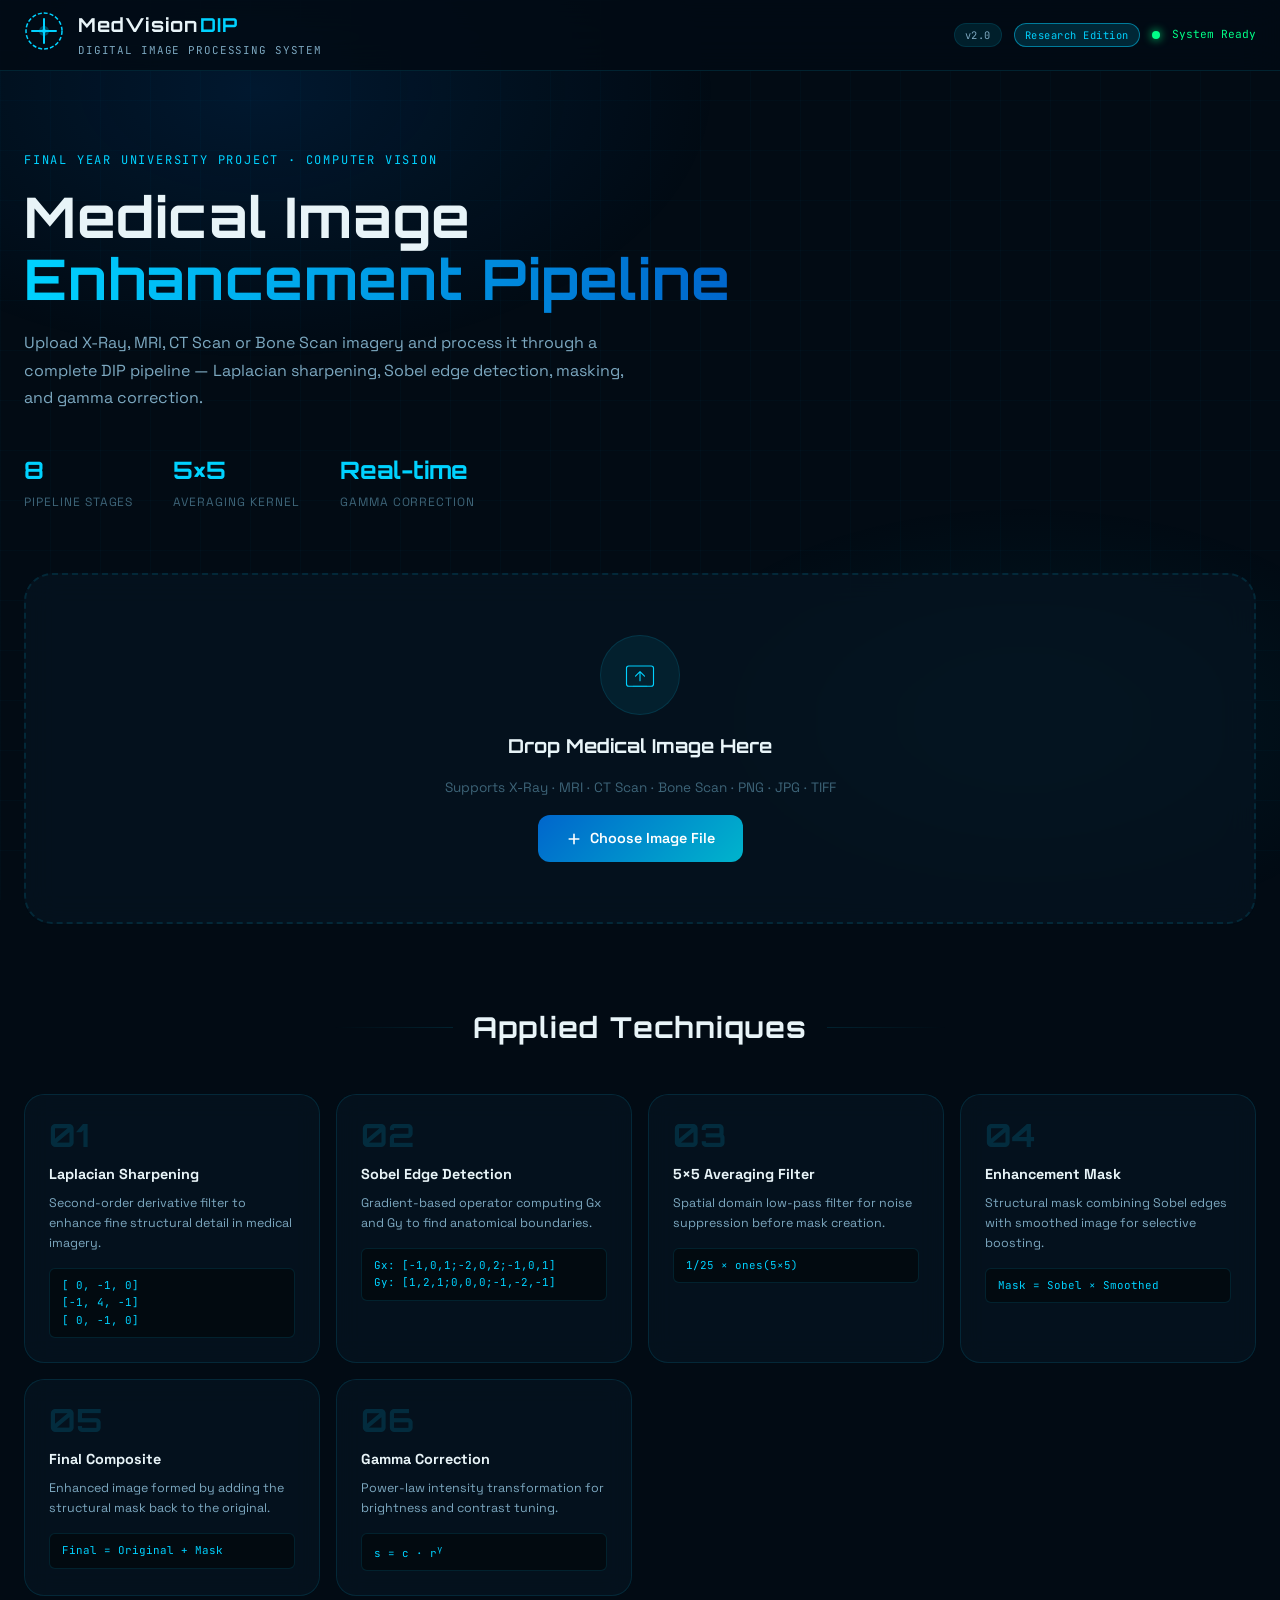
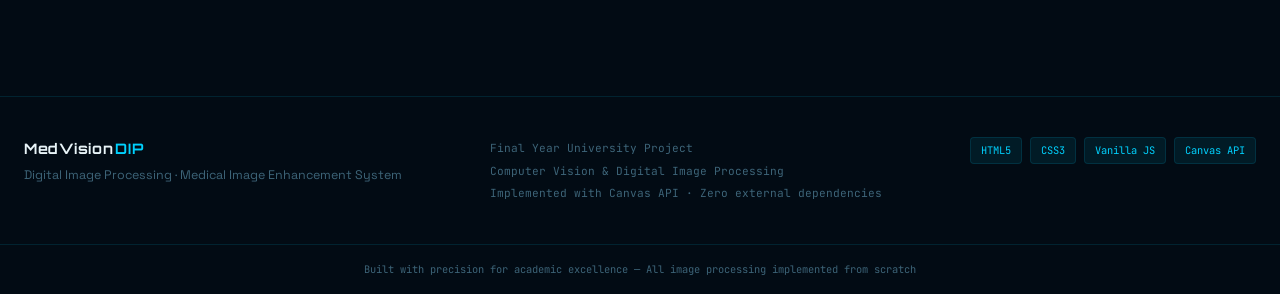
<file: image_quality_tool/index.html>
<!DOCTYPE html>
<html lang="en">
<head>
  <meta charset="UTF-8" />
  <meta name="viewport" content="width=device-width, initial-scale=1.0" />
  <title>MedVision DIP — Medical Image Enhancement System</title>
  <link rel="stylesheet" href="style.css" />
  <link href="https://fonts.googleapis.com/css2?family=Space+Grotesk:wght@300;400;500;600;700&family=JetBrains+Mono:wght@300;400;500&family=Orbitron:wght@400;600;700;900&display=swap" rel="stylesheet" />
</head>
<body>

  
  <div class="bg-grid"></div>
  <div class="bg-glow"></div>


  <header class="site-header">
    <div class="header-inner">
      <div class="logo-group">
        <div class="logo-icon">
          <svg viewBox="0 0 40 40" fill="none" xmlns="http://www.w3.org/2000/svg">
            <circle cx="20" cy="20" r="18" stroke="var(--cyan)" stroke-width="1.5" stroke-dasharray="4 2"/>
            <path d="M20 8 L20 32 M8 20 L32 20" stroke="var(--cyan)" stroke-width="2" stroke-linecap="round"/>
            <circle cx="20" cy="20" r="5" fill="var(--cyan)" opacity="0.3"/>
            <circle cx="20" cy="20" r="2" fill="var(--cyan)"/>
          </svg>
        </div>
        <div class="logo-text">
          <span class="logo-title">MedVision<span class="logo-dip">DIP</span></span>
          <span class="logo-sub">Digital Image Processing System</span>
        </div>
      </div>
      <nav class="header-nav">
        <span class="nav-badge">v2.0</span>
        <span class="nav-badge accent">Research Edition</span>
        <div class="status-dot"></div>
        <span class="status-text">System Ready</span>
      </nav>
    </div>
  </header>

  
  <section class="hero-section">
    <div class="hero-content">
      <p class="hero-label">Final Year University Project · Computer Vision</p>
      <h1 class="hero-title">Medical Image<br/><span class="highlight">Enhancement Pipeline</span></h1>
      <p class="hero-desc">Upload X-Ray, MRI, CT Scan or Bone Scan imagery and process it through a complete DIP pipeline — Laplacian sharpening, Sobel edge detection, masking, and gamma correction.</p>
      <div class="hero-stats">
        <div class="stat"><span class="stat-num">8</span><span class="stat-label">Pipeline Stages</span></div>
        <div class="stat"><span class="stat-num">5×5</span><span class="stat-label">Averaging Kernel</span></div>
        <div class="stat"><span class="stat-num">Real-time</span><span class="stat-label">Gamma Correction</span></div>
      </div>
    </div>
  </section>

  
  <section class="upload-section">
    <div class="container">
      <div class="upload-zone" id="uploadZone">
        <div class="upload-inner">
          <div class="upload-icon-wrap">
            <svg class="upload-icon" viewBox="0 0 64 64" fill="none">
              <rect x="8" y="16" width="48" height="36" rx="4" stroke="currentColor" stroke-width="2"/>
              <path d="M32 42 L32 26 M24 34 L32 26 L40 34" stroke="currentColor" stroke-width="2" stroke-linecap="round" stroke-linejoin="round"/>
              <path d="M20 52 L44 52" stroke="currentColor" stroke-width="2" stroke-linecap="round" opacity="0.4"/>
            </svg>
          </div>
          <h3 class="upload-title">Drop Medical Image Here</h3>
          <p class="upload-hint">Supports X-Ray · MRI · CT Scan · Bone Scan · PNG · JPG · TIFF</p>
          <label class="btn-upload" for="fileInput">
            <svg viewBox="0 0 20 20" fill="currentColor" width="16"><path d="M10 3a1 1 0 011 1v5h5a1 1 0 110 2h-5v5a1 1 0 11-2 0v-5H4a1 1 0 110-2h5V4a1 1 0 011-1z"/></svg>
            Choose Image File
          </label>
          <input type="file" id="fileInput" accept="image/*" hidden />
        </div>
      </div>
    </div>
  </section>

  
  <section class="control-panel" id="controlPanel" style="display:none">
    <div class="container">
      <div class="panel-grid">

       
        <div class="glass-card preview-card">
          <div class="card-header">
            <span class="card-badge">INPUT</span>
            <h3 class="card-title">Original Image</h3>
          </div>
          <div class="canvas-wrap">
            <canvas id="originalCanvas"></canvas>
          </div>
          <div class="image-info" id="imageInfo"></div>
        </div>

       
        <div class="glass-card controls-card">
          <div class="card-header">
            <span class="card-badge accent">CONTROLS</span>
            <h3 class="card-title">Processing Options</h3>
          </div>

          <div class="control-group">
            <label class="ctrl-label">
              <svg viewBox="0 0 16 16" fill="currentColor" width="14"><path d="M8 1a7 7 0 100 14A7 7 0 008 1zM0 8a8 8 0 1116 0A8 8 0 010 8z"/><path d="M8 4a.5.5 0 01.5.5v3.25l2.5 1.5a.5.5 0 01-.5.866L7.5 8.5V4.5A.5.5 0 018 4z"/></svg>
              Gamma (γ) Correction
            </label>
            <div class="slider-wrap">
              <span class="slider-min">0.1</span>
              <input type="range" id="gammaSlider" min="0.1" max="3.0" step="0.05" value="1.0" class="slider" />
              <span class="slider-max">3.0</span>
            </div>
            <div class="slider-value-row">
              <span>γ = <strong id="gammaValue">1.00</strong></span>
              <span class="slider-hint">Real-time update</span>
            </div>
          </div>

          <div class="btn-row">
            <button class="btn-primary" id="processBtn">
              <svg viewBox="0 0 20 20" fill="currentColor" width="16"><path fill-rule="evenodd" d="M10 18a8 8 0 100-16 8 8 0 000 16zM9.555 7.168A1 1 0 008 8v4a1 1 0 001.555.832l3-2a1 1 0 000-1.664l-3-2z" clip-rule="evenodd"/></svg>
              Run Enhancement Pipeline
            </button>
            <button class="btn-secondary" id="resetBtn">
              <svg viewBox="0 0 20 20" fill="currentColor" width="16"><path fill-rule="evenodd" d="M4 2a1 1 0 011 1v2.101a7.002 7.002 0 0111.601 2.566 1 1 0 11-1.885.666A5.002 5.002 0 005.999 7H9a1 1 0 010 2H4a1 1 0 01-1-1V3a1 1 0 011-1zm.008 9.057a1 1 0 011.276.61A5.002 5.002 0 0014.001 13H11a1 1 0 110-2h5a1 1 0 011 1v5a1 1 0 11-2 0v-2.101a7.002 7.002 0 01-11.601-2.566 1 1 0 01.61-1.276z" clip-rule="evenodd"/></svg>
              Reset
            </button>
          </div>
          <button class="btn-download" id="downloadBtn" disabled>
            <svg viewBox="0 0 20 20" fill="currentColor" width="16"><path fill-rule="evenodd" d="M3 17a1 1 0 011-1h12a1 1 0 110 2H4a1 1 0 01-1-1zm3.293-7.707a1 1 0 011.414 0L9 10.586V3a1 1 0 112 0v7.586l1.293-1.293a1 1 0 111.414 1.414l-3 3a1 1 0 01-1.414 0l-3-3a1 1 0 010-1.414z" clip-rule="evenodd"/></svg>
            Download Enhanced Image
          </button>

         
          <div class="progress-wrap" id="progressWrap" style="display:none">
            <div class="progress-label">
              <span id="progressText">Processing…</span>
              <span id="progressPct">0%</span>
            </div>
            <div class="progress-bar-bg">
              <div class="progress-bar-fill" id="progressFill"></div>
            </div>
            <div class="progress-steps" id="progressSteps"></div>
          </div>
        </div>

     
        <div class="glass-card histogram-card">
          <div class="card-header">
            <span class="card-badge">ANALYSIS</span>
            <h3 class="card-title">Intensity Histogram</h3>
          </div>
          <canvas id="histogramCanvas" width="340" height="160"></canvas>
          <div class="hist-labels">
            <span>0 (Black)</span><span>Pixel Intensity</span><span>255 (White)</span>
          </div>
        </div>

      </div><!-- /panel-grid -->
    </div>
  </section>

  
  <section class="pipeline-section" id="pipelineSection" style="display:none">
    <div class="container">
      <div class="section-header">
        <h2 class="section-title">
          <span class="title-line"></span>
          Processing Pipeline
          <span class="title-line"></span>
        </h2>
        <p class="section-desc">Each stage of the DIP enhancement pipeline visualised below</p>
      </div>

      <div class="pipeline-flow">
        <!-- Stage arrows rendered by JS -->
        <div class="stages-grid" id="stagesGrid">
          <!-- Cards injected by JS -->
        </div>
      </div>
    </div>
  </section>

  
  <section class="compare-section" id="compareSection" style="display:none">
    <div class="container">
      <div class="section-header">
        <h2 class="section-title">
          <span class="title-line"></span>
          Before vs After
          <span class="title-line"></span>
        </h2>
        <p class="section-desc">Drag the slider to compare original vs final enhanced image</p>
      </div>

      <div class="compare-wrap glass-card">
        <div class="compare-container" id="compareContainer">
          <canvas id="compareOriginal" class="compare-canvas"></canvas>
          <canvas id="compareFinal" class="compare-canvas compare-overlay"></canvas>
          <div class="compare-slider" id="compareSlider">
            <div class="slider-handle">
              <svg viewBox="0 0 24 24" fill="none" width="20">
                <path d="M8 5l-5 7 5 7M16 5l5 7-5 7" stroke="white" stroke-width="2.5" stroke-linecap="round" stroke-linejoin="round"/>
              </svg>
            </div>
            <div class="slider-line"></div>
          </div>
          <div class="compare-label-left">ORIGINAL</div>
          <div class="compare-label-right">ENHANCED</div>
        </div>
      </div>
    </div>
  </section>

 
  <section class="technique-section">
    <div class="container">
      <div class="section-header">
        <h2 class="section-title">
          <span class="title-line"></span>
          Applied Techniques
          <span class="title-line"></span>
        </h2>
      </div>
      <div class="technique-grid">
        <div class="tech-card">
          <div class="tech-num">01</div>
          <h4>Laplacian Sharpening</h4>
          <p>Second-order derivative filter to enhance fine structural detail in medical imagery.</p>
          <code class="kernel-display">[ 0, -1,  0]<br/>[-1,  4, -1]<br/>[ 0, -1,  0]</code>
        </div>
        <div class="tech-card">
          <div class="tech-num">02</div>
          <h4>Sobel Edge Detection</h4>
          <p>Gradient-based operator computing Gx and Gy to find anatomical boundaries.</p>
          <code class="kernel-display">Gx: [-1,0,1;-2,0,2;-1,0,1]<br/>Gy: [1,2,1;0,0,0;-1,-2,-1]</code>
        </div>
        <div class="tech-card">
          <div class="tech-num">03</div>
          <h4>5×5 Averaging Filter</h4>
          <p>Spatial domain low-pass filter for noise suppression before mask creation.</p>
          <code class="kernel-display">1/25 × ones(5×5)</code>
        </div>
        <div class="tech-card">
          <div class="tech-num">04</div>
          <h4>Enhancement Mask</h4>
          <p>Structural mask combining Sobel edges with smoothed image for selective boosting.</p>
          <code class="kernel-display">Mask = Sobel × Smoothed</code>
        </div>
        <div class="tech-card">
          <div class="tech-num">05</div>
          <h4>Final Composite</h4>
          <p>Enhanced image formed by adding the structural mask back to the original.</p>
          <code class="kernel-display">Final = Original + Mask</code>
        </div>
        <div class="tech-card">
          <div class="tech-num">06</div>
          <h4>Gamma Correction</h4>
          <p>Power-law intensity transformation for brightness and contrast tuning.</p>
          <code class="kernel-display">s = c · r<sup>γ</sup></code>
        </div>
      </div>
    </div>
  </section>

 
  <footer class="site-footer">
    <div class="footer-inner">
      <div class="footer-brand">
        <span class="logo-title small">MedVision<span class="logo-dip">DIP</span></span>
        <p>Digital Image Processing · Medical Image Enhancement System</p>
      </div>
      <div class="footer-info">
        <p>Final Year University Project</p>
        <p>Computer Vision & Digital Image Processing</p>
        <p>Implemented with Canvas API · Zero external dependencies</p>
      </div>
      <div class="footer-tech">
        <span class="tech-tag">HTML5</span>
        <span class="tech-tag">CSS3</span>
        <span class="tech-tag">Vanilla JS</span>
        <span class="tech-tag">Canvas API</span>
      </div>
    </div>
    <div class="footer-bottom">
      <p>Built with precision for academic excellence — All image processing implemented from scratch</p>
    </div>
  </footer>

  <!-- Loading overlay -->
  <div class="loading-overlay" id="loadingOverlay" style="display:none">
    <div class="loading-content">
      <div class="loading-rings">
        <div class="ring r1"></div>
        <div class="ring r2"></div>
        <div class="ring r3"></div>
        <div class="loading-cross"></div>
      </div>
      <p class="loading-text" id="loadingText">Initializing pipeline…</p>
    </div>
  </div>

  <script src="script.js"></script>
</body>
</html>
</file>
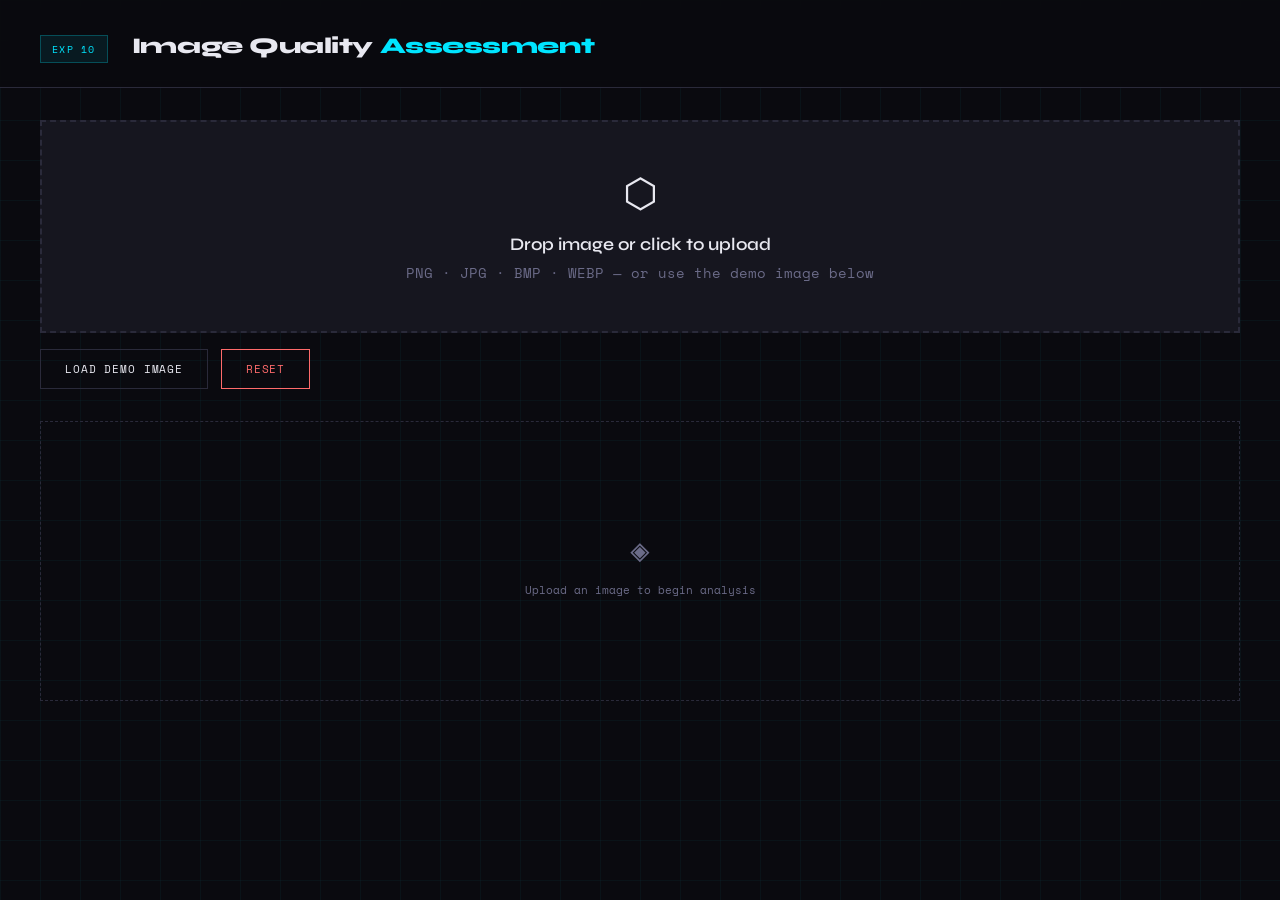
<file: image_quality_tool/Project_1.html>
<!DOCTYPE html>
<html lang="en">
<head>
<meta charset="UTF-8">
<meta name="viewport" content="width=device-width, initial-scale=1.0">
<title>Experiment 10 — Image Quality Assessment</title>
<link href="https://fonts.googleapis.com/css2?family=Space+Mono:wght@400;700&family=Syne:wght@400;600;800&display=swap" rel="stylesheet">
<style>
  :root {
    --bg: #0a0a0f;
    --surface: #111118;
    --card: #16161f;
    --border: #2a2a3a;
    --accent: #00e5ff;
    --accent2: #ff6b6b;
    --accent3: #a8ff3e;
    --text: #e8e8f0;
    --muted: #6b6b88;
    --grid: rgba(0,229,255,0.04);
  }

  * { margin: 0; padding: 0; box-sizing: border-box; }

  body {
    background: var(--bg);
    color: var(--text);
    font-family: 'Syne', sans-serif;
    min-height: 100vh;
    background-image:
      linear-gradient(var(--grid) 1px, transparent 1px),
      linear-gradient(90deg, var(--grid) 1px, transparent 1px);
    background-size: 40px 40px;
  }

  header {
    padding: 2rem 2.5rem 1.5rem;
    border-bottom: 1px solid var(--border);
    display: flex;
    align-items: baseline;
    gap: 1.5rem;
    background: rgba(10,10,15,0.92);
    position: sticky; top: 0; z-index: 100;
    backdrop-filter: blur(12px);
  }

  header .exp-badge {
    font-family: 'Space Mono', monospace;
    font-size: 0.65rem;
    color: var(--accent);
    background: rgba(0,229,255,0.08);
    border: 1px solid rgba(0,229,255,0.25);
    padding: 0.3rem 0.7rem;
    letter-spacing: 0.12em;
    text-transform: uppercase;
  }

  header h1 {
    font-size: 1.4rem;
    font-weight: 800;
    letter-spacing: -0.02em;
  }

  header h1 span { color: var(--accent); }

  .container { max-width: 1400px; margin: 0 auto; padding: 2rem 2.5rem; }

  /* Upload Zone */
  .upload-zone {
    border: 2px dashed var(--border);
    padding: 3rem;
    text-align: center;
    cursor: pointer;
    transition: all 0.2s;
    position: relative;
    overflow: hidden;
    background: var(--card);
  }
  .upload-zone:hover, .upload-zone.dragover {
    border-color: var(--accent);
    background: rgba(0,229,255,0.04);
  }
  .upload-zone input { position: absolute; inset: 0; opacity: 0; cursor: pointer; }
  .upload-icon { font-size: 2.5rem; margin-bottom: 1rem; }
  .upload-zone h3 { font-size: 1.1rem; font-weight: 600; margin-bottom: 0.5rem; }
  .upload-zone p { color: var(--muted); font-size: 0.85rem; font-family: 'Space Mono', monospace; }

  /* Layout */
  .workspace {
    display: grid;
    grid-template-columns: 1fr 1fr;
    gap: 1.5rem;
    margin-top: 2rem;
  }

  .panel {
    background: var(--card);
    border: 1px solid var(--border);
    overflow: hidden;
  }

  .panel-header {
    padding: 0.9rem 1.2rem;
    border-bottom: 1px solid var(--border);
    display: flex;
    align-items: center;
    justify-content: space-between;
    font-family: 'Space Mono', monospace;
    font-size: 0.7rem;
    color: var(--accent);
    letter-spacing: 0.1em;
    text-transform: uppercase;
    background: rgba(0,229,255,0.04);
  }

  .panel-body { padding: 1.2rem; }

  canvas {
    width: 100%;
    height: 280px;
    object-fit: contain;
    display: block;
    background: #000;
  }


  .filters-section { margin-top: 1.5rem; }

  .filters-section h2 {
    font-size: 0.7rem;
    font-family: 'Space Mono', monospace;
    color: var(--accent);
    letter-spacing: 0.12em;
    text-transform: uppercase;
    margin-bottom: 1rem;
    padding-bottom: 0.5rem;
    border-bottom: 1px solid var(--border);
  }

  .filter-grid {
    display: grid;
    grid-template-columns: repeat(auto-fill, minmax(160px, 1fr));
    gap: 0.7rem;
  }

  .filter-btn {
    background: var(--surface);
    border: 1px solid var(--border);
    color: var(--text);
    padding: 0.8rem 1rem;
    cursor: pointer;
    font-family: 'Space Mono', monospace;
    font-size: 0.7rem;
    letter-spacing: 0.06em;
    text-align: left;
    transition: all 0.15s;
    position: relative;
    overflow: hidden;
  }

  .filter-btn::before {
    content: '';
    position: absolute;
    left: 0; top: 0; bottom: 0;
    width: 3px;
    background: var(--accent);
    transform: scaleY(0);
    transition: transform 0.15s;
  }

  .filter-btn:hover { border-color: var(--accent); background: rgba(0,229,255,0.06); }
  .filter-btn:hover::before { transform: scaleY(1); }
  .filter-btn.active {
    border-color: var(--accent);
    background: rgba(0,229,255,0.1);
    color: var(--accent);
  }
  .filter-btn.active::before { transform: scaleY(1); }

  .filter-btn .filter-tag {
    display: block;
    font-size: 0.6rem;
    color: var(--muted);
    margin-top: 0.2rem;
  }
  .filter-btn.active .filter-tag { color: rgba(0,229,255,0.5); }

 
  .slider-row {
    display: flex;
    align-items: center;
    gap: 1rem;
    margin-top: 1rem;
  }

  .slider-row label {
    font-family: 'Space Mono', monospace;
    font-size: 0.68rem;
    color: var(--muted);
    min-width: 100px;
    letter-spacing: 0.05em;
  }

  .slider-row input[type=range] {
    flex: 1;
    appearance: none;
    height: 3px;
    background: var(--border);
    outline: none;
    cursor: pointer;
  }

  input[type=range]::-webkit-slider-thumb {
    appearance: none;
    width: 14px; height: 14px;
    background: var(--accent);
    border-radius: 0;
    cursor: pointer;
  }

  .slider-val {
    font-family: 'Space Mono', monospace;
    font-size: 0.7rem;
    color: var(--accent);
    min-width: 40px;
    text-align: right;
  }


  .metrics-section { margin-top: 1.5rem; }

  .metrics-grid {
    display: grid;
    grid-template-columns: 1fr 1fr 1fr;
    gap: 1rem;
    margin-top: 1rem;
  }

  .metric-card {
    background: var(--surface);
    border: 1px solid var(--border);
    padding: 1.2rem;
    position: relative;
    overflow: hidden;
  }

  .metric-card::after {
    content: '';
    position: absolute;
    bottom: 0; left: 0; right: 0;
    height: 2px;
    background: var(--accent);
    transform: scaleX(0);
    transform-origin: left;
    transition: transform 0.5s ease;
  }

  .metric-card.updated::after { transform: scaleX(1); }

  .metric-label {
    font-family: 'Space Mono', monospace;
    font-size: 0.6rem;
    color: var(--muted);
    letter-spacing: 0.12em;
    text-transform: uppercase;
    margin-bottom: 0.5rem;
  }

  .metric-value {
    font-family: 'Space Mono', monospace;
    font-size: 1.6rem;
    font-weight: 700;
    color: var(--accent);
    line-height: 1;
  }

  .metric-value.bad { color: var(--accent2); }
  .metric-value.good { color: var(--accent3); }

  .metric-sub {
    font-size: 0.65rem;
    color: var(--muted);
    margin-top: 0.4rem;
    font-family: 'Space Mono', monospace;
  }

  
  .quality-bar-wrap {
    margin-top: 1.5rem;
    background: var(--surface);
    border: 1px solid var(--border);
    padding: 1.2rem;
  }

  .quality-bar-label {
    font-family: 'Space Mono', monospace;
    font-size: 0.65rem;
    letter-spacing: 0.1em;
    text-transform: uppercase;
    color: var(--muted);
    display: flex;
    justify-content: space-between;
    margin-bottom: 0.7rem;
  }

  .quality-bar-track {
    height: 8px;
    background: var(--border);
    position: relative;
    overflow: hidden;
  }

  .quality-bar-fill {
    height: 100%;
    background: linear-gradient(90deg, var(--accent2), #ffcc00, var(--accent3));
    transition: width 0.6s cubic-bezier(0.4,0,0.2,1);
    width: 0%;
  }


  .histogram-wrap { margin-top: 1.5rem; }

  #histCanvas {
    width: 100%;
    height: 120px;
    background: var(--surface);
    display: block;
    border: 1px solid var(--border);
  }

  
  .comp-table-wrap { margin-top: 1.5rem; overflow-x: auto; }

  table {
    width: 100%;
    border-collapse: collapse;
    font-family: 'Space Mono', monospace;
    font-size: 0.68rem;
  }

  th {
    padding: 0.7rem 1rem;
    text-align: left;
    color: var(--accent);
    font-size: 0.6rem;
    letter-spacing: 0.1em;
    text-transform: uppercase;
    border-bottom: 1px solid var(--border);
    background: rgba(0,229,255,0.04);
  }

  td {
    padding: 0.6rem 1rem;
    border-bottom: 1px solid rgba(42,42,58,0.5);
    color: var(--text);
    font-size: 0.68rem;
  }

  tr:hover td { background: rgba(0,229,255,0.03); }

  td.best { color: var(--accent3); font-weight: 700; }
  td.worst { color: var(--accent2); }

  
  .btn-row { display: flex; gap: 0.8rem; margin-top: 1.2rem; flex-wrap: wrap; }

  .btn {
    font-family: 'Space Mono', monospace;
    font-size: 0.68rem;
    letter-spacing: 0.08em;
    padding: 0.7rem 1.5rem;
    cursor: pointer;
    border: 1px solid;
    transition: all 0.15s;
    text-transform: uppercase;
  }

  .btn-primary {
    background: var(--accent);
    border-color: var(--accent);
    color: #000;
    font-weight: 700;
  }
  .btn-primary:hover { background: #00b8cc; border-color: #00b8cc; }

  .btn-outline {
    background: transparent;
    border-color: var(--border);
    color: var(--text);
  }
  .btn-outline:hover { border-color: var(--accent); color: var(--accent); }

  .btn-danger {
    background: transparent;
    border-color: var(--accent2);
    color: var(--accent2);
  }
  .btn-danger:hover { background: var(--accent2); color: #000; }

  
  .status-bar {
    font-family: 'Space Mono', monospace;
    font-size: 0.65rem;
    color: var(--muted);
    padding: 0.6rem 1.2rem;
    background: var(--surface);
    border-top: 1px solid var(--border);
    display: flex;
    gap: 2rem;
  }

  .status-bar span { color: var(--accent); }

  
  .no-image {
    display: flex;
    flex-direction: column;
    align-items: center;
    justify-content: center;
    height: 280px;
    color: var(--muted);
    font-family: 'Space Mono', monospace;
    font-size: 0.7rem;
    gap: 0.5rem;
    border: 1px dashed var(--border);
  }

  .no-image .big { font-size: 2rem; }

  
  .noise-controls {
    display: flex; gap: 0.5rem; flex-wrap: wrap; margin-top: 0.7rem;
  }

  .noise-btn {
    font-family: 'Space Mono', monospace;
    font-size: 0.65rem;
    padding: 0.4rem 0.9rem;
    border: 1px solid var(--border);
    background: transparent;
    color: var(--muted);
    cursor: pointer;
    transition: all 0.15s;
    letter-spacing: 0.06em;
  }
  .noise-btn:hover, .noise-btn.active {
    border-color: var(--accent2);
    color: var(--accent2);
    background: rgba(255,107,107,0.08);
  }

  .section-sep {
    border: none;
    border-top: 1px solid var(--border);
    margin: 2rem 0;
  }

  .tag {
    display: inline-block;
    font-family: 'Space Mono', monospace;
    font-size: 0.55rem;
    padding: 0.15rem 0.5rem;
    letter-spacing: 0.08em;
    text-transform: uppercase;
    background: rgba(0,229,255,0.1);
    color: var(--accent);
    border: 1px solid rgba(0,229,255,0.2);
    margin-left: 0.5rem;
    vertical-align: middle;
  }

  @keyframes pulse {
    0%, 100% { opacity: 1; }
    50% { opacity: 0.4; }
  }

  .processing { animation: pulse 1s infinite; }
</style>
</head>
<body>

<header>
  <span class="exp-badge">EXP 10</span>
  <h1>Image Quality <span>Assessment</span></h1>
</header>

<div class="container">

  <!-- Upload -->
  <div class="upload-zone" id="uploadZone">
    <input type="file" id="fileInput" accept="image/*">
    <div class="upload-icon">⬡</div>
    <h3>Drop image or click to upload</h3>
    <p>PNG · JPG · BMP · WEBP — or use the demo image below</p>
  </div>

  <div class="btn-row" style="margin-top:1rem;">
    <button class="btn btn-outline" onclick="loadDemo()">Load Demo Image</button>
    <button class="btn btn-danger" onclick="resetAll()">Reset</button>
  </div>

  <!-- Workspace -->
  <div class="workspace" id="workspace" style="display:none;">

    <!-- Original -->
    <div class="panel">
      <div class="panel-header">
        <span>ORIGINAL IMAGE</span>
        <span id="origDims">—</span>
      </div>
      <div class="panel-body" style="padding:0;">
        <canvas id="origCanvas"></canvas>
      </div>
      <div class="status-bar">
        <span>SIZE</span>&nbsp;<span id="origSize">—</span>
        &nbsp;&nbsp;<span>CHANNELS</span>&nbsp;<span id="origCh">RGB</span>
      </div>
    </div>

    <!-- Processed -->
    <div class="panel">
      <div class="panel-header">
        <span>FILTERED IMAGE</span>
        <span id="filtName">NONE</span>
      </div>
      <div class="panel-body" style="padding:0;">
        <canvas id="filtCanvas"></canvas>
      </div>
      <div class="status-bar">
        <span>FILTER</span>&nbsp;<span id="filtStatus">—</span>
        &nbsp;&nbsp;<span>KERNEL</span>&nbsp;<span id="kernelInfo">—</span>
      </div>
    </div>

  </div>

  <!-- No image -->
  <div id="noImageMsg">
    <div class="no-image" style="margin-top:2rem;">
      <span class="big">◈</span>
      <span>Upload an image to begin analysis</span>
    </div>
  </div>

  <!-- Controls -->
  <div id="controlsSection" style="display:none;">

    <!-- Noise -->
    <div class="filters-section" style="margin-top:2rem;">
      <h2>Add Noise to Original <span class="tag">Simulate Distortion</span></h2>
      <div class="noise-controls" id="noiseControls">
        <button class="noise-btn active" data-noise="none" onclick="selectNoise(this,'none')">None</button>
        <button class="noise-btn" data-noise="gaussian" onclick="selectNoise(this,'gaussian')">Gaussian</button>
        <button class="noise-btn" data-noise="salt_pepper" onclick="selectNoise(this,'salt_pepper')">Salt & Pepper</button>
        <button class="noise-btn" data-noise="speckle" onclick="selectNoise(this,'speckle')">Speckle</button>
        <button class="noise-btn" data-noise="poisson" onclick="selectNoise(this,'poisson')">Poisson</button>
        <button class="noise-btn" data-noise="uniform" onclick="selectNoise(this,'uniform')">Uniform</button>
      </div>
      <div class="slider-row">
        <label>NOISE INTENSITY</label>
        <input type="range" id="noiseSlider" min="1" max="100" value="30" oninput="updateNoiseVal(this.value)">
        <span class="slider-val" id="noiseVal">30</span>
      </div>
    </div>

    <!-- Filters -->
    <div class="filters-section" style="margin-top:1.5rem;">
      <h2>Spatial Filters <span class="tag">Enhancement Techniques</span></h2>
      <div class="filter-grid">
        <button class="filter-btn" onclick="applyFilter('none',this)">
          No Filter
          <span class="filter-tag">PASS-THROUGH</span>
        </button>
        <button class="filter-btn" onclick="applyFilter('mean',this)">
          Mean Filter
          <span class="filter-tag">3×3 AVERAGING</span>
        </button>
        <button class="filter-btn" onclick="applyFilter('median',this)">
          Median Filter
          <span class="filter-tag">3×3 RANK ORDER</span>
        </button>
        <button class="filter-btn" onclick="applyFilter('gaussian_blur',this)">
          Gaussian Blur
          <span class="filter-tag">5×5 GAUSSIAN</span>
        </button>
        <button class="filter-btn" onclick="applyFilter('laplacian',this)">
          Laplacian
          <span class="filter-tag">EDGE ENHANCE</span>
        </button>
        <button class="filter-btn" onclick="applyFilter('sharpen',this)">
          Sharpen
          <span class="filter-tag">UNSHARP MASK</span>
        </button>
        <button class="filter-btn" onclick="applyFilter('sobel',this)">
          Sobel Edge
          <span class="filter-tag">GRADIENT DETECT</span>
        </button>
        <button class="filter-btn" onclick="applyFilter('emboss',this)">
          Emboss
          <span class="filter-tag">3D EFFECT</span>
        </button>
        <button class="filter-btn" onclick="applyFilter('bilateral',this)">
          Bilateral
          <span class="filter-tag">EDGE-PRESERVE</span>
        </button>
        <button class="filter-btn" onclick="applyFilter('high_pass',this)">
          High-Pass
          <span class="filter-tag">DETAIL EXTRACT</span>
        </button>
        <button class="filter-btn" onclick="applyFilter('grayscale',this)">
          Grayscale
          <span class="filter-tag">LUMA ONLY</span>
        </button>
        <button class="filter-btn" onclick="applyFilter('equalize',this)">
          Hist. Equalize
          <span class="filter-tag">CONTRAST BOOST</span>
        </button>
        <button class="filter-btn" onclick="applyFilter('box_blur',this)">
          Box Blur
          <span class="filter-tag">5×5 UNIFORM</span>
        </button>
        <button class="filter-btn" onclick="applyFilter('prewitt',this)">
          Prewitt Edge
          <span class="filter-tag">GRADIENT DETECT</span>
        </button>
        <button class="filter-btn" onclick="applyFilter('negative',this)">
          Negative
          <span class="filter-tag">INVERT</span>
        </button>
        <button class="filter-btn" onclick="applyFilter('log',this)">
          Log Transform
          <span class="filter-tag">INTENSITY MAP</span>
        </button>
      </div>

      <div class="slider-row" style="margin-top:1.2rem;">
        <label>FILTER STRENGTH</label>
        <input type="range" id="strengthSlider" min="1" max="100" value="50" oninput="updateStrength(this.value)">
        <span class="slider-val" id="strengthVal">50</span>
      </div>
    </div>

    <!-- Metrics -->
    <div class="metrics-section" style="margin-top:2rem;">
      <h2 style="font-size:0.7rem; font-family:'Space Mono',monospace; color:var(--accent); letter-spacing:0.12em; text-transform:uppercase; margin-bottom:1rem; padding-bottom:0.5rem; border-bottom:1px solid var(--border);">
        Objective Quality Metrics <span class="tag">MSE · PSNR · SSIM</span>
      </h2>
      <div class="metrics-grid">
        <div class="metric-card" id="mseCard">
          <div class="metric-label">Mean Squared Error</div>
          <div class="metric-value" id="mseVal">—</div>
          <div class="metric-sub">Lower is better</div>
        </div>
        <div class="metric-card" id="psnrCard">
          <div class="metric-label">Peak SNR (dB)</div>
          <div class="metric-value" id="psnrVal">—</div>
          <div class="metric-sub">&gt;30dB = good quality</div>
        </div>
        <div class="metric-card" id="ssimCard">
          <div class="metric-label">SSIM Index</div>
          <div class="metric-value" id="ssimVal">—</div>
          <div class="metric-sub">Closer to 1 = better</div>
        </div>
      </div>

      <!-- Quality bar -->
      <div class="quality-bar-wrap">
        <div class="quality-bar-label">
          <span>PERCEPTUAL QUALITY SCORE</span>
          <span id="qualityLabel">—</span>
        </div>
        <div class="quality-bar-track">
          <div class="quality-bar-fill" id="qualityBar"></div>
        </div>
      </div>
    </div>

    <!-- Histogram -->
    <div class="histogram-wrap" style="margin-top:1.5rem;">
      <div style="font-family:'Space Mono',monospace; font-size:0.65rem; color:var(--accent); letter-spacing:0.1em; text-transform:uppercase; margin-bottom:0.5rem;">
        Intensity Histogram
      </div>
      <canvas id="histCanvas" height="120"></canvas>
    </div>

    <!-- Comparison Table -->
    <div class="comp-table-wrap">
      <div style="font-family:'Space Mono',monospace; font-size:0.65rem; color:var(--accent); letter-spacing:0.1em; text-transform:uppercase; margin-bottom:0.7rem; margin-top:2rem;">
        Filter Comparison Log
      </div>
      <table>
        <thead>
          <tr>
            <th>#</th>
            <th>Filter</th>
            <th>Noise</th>
            <th>MSE</th>
            <th>PSNR (dB)</th>
            <th>SSIM</th>
            <th>Rating</th>
          </tr>
        </thead>
        <tbody id="compTable">
          <tr><td colspan="7" style="color:var(--muted); text-align:center; padding:1.5rem;">Apply a filter to log results</td></tr>
        </tbody>
      </table>
      <div class="btn-row">
        <button class="btn btn-outline" onclick="clearTable()">Clear Log</button>
        <button class="btn btn-primary" onclick="exportCSV()">Export CSV</button>
      </div>
    </div>

  </div><!-- /controlsSection -->

</div>


<canvas id="noiseCanvas" style="display:none;"></canvas>

<script>

let originalImg = null;
let origData = null;    
let noisyData = null;   
let currentFilter = 'none';
let currentNoise = 'none';
let filterStrength = 50;
let noiseIntensity = 30;
let compLog = [];
let filterBtnActive = null;


const fileInput = document.getElementById('fileInput');
const uploadZone = document.getElementById('uploadZone');

fileInput.addEventListener('change', e => {
  if (e.target.files[0]) loadImage(e.target.files[0]);
});

uploadZone.addEventListener('dragover', e => { e.preventDefault(); uploadZone.classList.add('dragover'); });
uploadZone.addEventListener('dragleave', () => uploadZone.classList.remove('dragover'));
uploadZone.addEventListener('drop', e => {
  e.preventDefault(); uploadZone.classList.remove('dragover');
  if (e.dataTransfer.files[0]) loadImage(e.dataTransfer.files[0]);
});

function loadImage(file) {
  const reader = new FileReader();
  reader.onload = ev => {
    const img = new Image();
    img.onload = () => { originalImg = img; init(); };
    img.src = ev.target.result;
  };
  reader.readAsDataURL(file);
}

function loadDemo() {
 
  const size = 256;
  const c = document.createElement('canvas');
  c.width = c.height = size;
  const ctx = c.getContext('2d');
  
  const g = ctx.createRadialGradient(128,128,10,128,128,140);
  g.addColorStop(0,'#00e5ff'); g.addColorStop(0.5,'#6a0dad'); g.addColorStop(1,'#ff6b6b');
  ctx.fillStyle = g; ctx.fillRect(0,0,size,size);
  
  for(let i=0;i<8;i++){
    ctx.beginPath();
    ctx.arc(40+i*26, 80+Math.sin(i)*40, 18, 0, Math.PI*2);
    ctx.fillStyle = `hsla(${i*45},80%,60%,0.7)`;
    ctx.fill();
  }
  
  ctx.strokeStyle='rgba(255,255,255,0.3)'; ctx.lineWidth=1;
  for(let i=0;i<size;i+=32){ ctx.beginPath(); ctx.moveTo(i,0); ctx.lineTo(i,size); ctx.stroke(); }
  for(let i=0;i<size;i+=32){ ctx.beginPath(); ctx.moveTo(0,i); ctx.lineTo(size,i); ctx.stroke(); }
  
  ctx.fillStyle='white'; ctx.font='bold 18px monospace';
  ctx.fillText('DEMO',96,148);
  const img = new Image();
  img.onload = () => { originalImg = img; init(); };
  img.src = c.toDataURL();
}

function init() {
  document.getElementById('workspace').style.display = 'grid';
  document.getElementById('noImageMsg').style.display = 'none';
  document.getElementById('controlsSection').style.display = 'block';
  document.getElementById('uploadZone').style.display = 'none';

  const oc = document.getElementById('origCanvas');
  const fw = oc.parentElement.offsetWidth;
  oc.width = originalImg.width; oc.height = originalImg.height;
  oc.style.height = '280px';
  const octx = oc.getContext('2d');
  octx.drawImage(originalImg, 0, 0);
  origData = octx.getImageData(0, 0, oc.width, oc.height);

  document.getElementById('origDims').textContent = `${oc.width}×${oc.height}`;
  document.getElementById('origSize').textContent = `${(oc.width * oc.height / 1000).toFixed(1)}K px`;


  const fc = document.getElementById('filtCanvas');
  fc.width = oc.width; fc.height = oc.height;
  fc.style.height = '280px';
  const fctx = fc.getContext('2d');
  fctx.drawImage(originalImg, 0, 0);

  const nc = document.getElementById('noiseCanvas');
  nc.width = oc.width; nc.height = oc.height;
  noisyData = cloneImageData(origData);

  drawHistogram(origData, origData);
}


function selectNoise(btn, type) {
  document.querySelectorAll('.noise-btn').forEach(b => b.classList.remove('active'));
  btn.classList.add('active');
  currentNoise = type;
  applyNoiseAndFilter();
}

function updateNoiseVal(v) {
  document.getElementById('noiseVal').value = v;
  document.getElementById('noiseVal').textContent = v;
  noiseIntensity = parseInt(v);
  applyNoiseAndFilter();
}

function applyNoiseToData(src) {
  const d = cloneImageData(src);
  const data = d.data;
  const n = noiseIntensity;

  if (currentNoise === 'none') return cloneImageData(src);

  for (let i = 0; i < data.length; i += 4) {
    if (currentNoise === 'gaussian') {
      const g = gaussianRandom() * n;
      data[i]   = clamp(data[i]   + g);
      data[i+1] = clamp(data[i+1] + g);
      data[i+2] = clamp(data[i+2] + g);
    } else if (currentNoise === 'salt_pepper') {
      if (Math.random() < n/500) { data[i]=data[i+1]=data[i+2]=255; }
      else if (Math.random() < n/500) { data[i]=data[i+1]=data[i+2]=0; }
    } else if (currentNoise === 'speckle') {
      const s = (Math.random()*2-1)*n/50;
      data[i]   = clamp(data[i]   * (1+s));
      data[i+1] = clamp(data[i+1] * (1+s));
      data[i+2] = clamp(data[i+2] * (1+s));
    } else if (currentNoise === 'poisson') {
      data[i]   = clamp(poissonSample(data[i],   n/20));
      data[i+1] = clamp(poissonSample(data[i+1], n/20));
      data[i+2] = clamp(poissonSample(data[i+2], n/20));
    } else if (currentNoise === 'uniform') {
      const u = (Math.random()*2-1)*n;
      data[i]   = clamp(data[i]   + u);
      data[i+1] = clamp(data[i+1] + u);
      data[i+2] = clamp(data[i+2] + u);
    }
  }
  return d;
}

function gaussianRandom() {
  let u=0, v=0;
  while(u===0) u=Math.random();
  while(v===0) v=Math.random();
  return Math.sqrt(-2*Math.log(u))*Math.cos(2*Math.PI*v);
}

function poissonSample(lambda, k) {
  
  return lambda + (Math.random()-0.5)*k*2;
}


function applyFilter(name, btn) {
  if (!origData) return;
  if (filterBtnActive) filterBtnActive.classList.remove('active');
  btn.classList.add('active');
  filterBtnActive = btn;
  currentFilter = name;
  document.getElementById('filtName').textContent = name.toUpperCase().replace('_',' ');
  applyNoiseAndFilter();
}

function applyNoiseAndFilter() {
  if (!origData) return;
  noisyData = applyNoiseToData(origData);
  const filtered = runFilter(noisyData, currentFilter);
  const fc = document.getElementById('filtCanvas');
  const fctx = fc.getContext('2d');
  fctx.putImageData(filtered, 0, 0);
  const metrics = computeMetrics(origData, filtered);
  displayMetrics(metrics);
  drawHistogram(origData, filtered);
  logMetrics(currentFilter, currentNoise, metrics);
  updateFilterStatus();
}

function updateStrength(v) {
  document.getElementById('strengthVal').textContent = v;
  filterStrength = parseInt(v);
  applyNoiseAndFilter();
}

function updateFilterStatus() {
  const kernels = {
    mean:'3×3 MEAN', median:'3×3 MEDIAN', gaussian_blur:'5×5 GAUSS',
    laplacian:'3×3 LAPLACE', sharpen:'3×3 UNSHARP', sobel:'3×3 SOBEL',
    emboss:'3×3 EMBOSS', bilateral:'BILATERAL', high_pass:'HIGH-PASS',
    grayscale:'LUMA', equalize:'HIST-EQ', box_blur:'5×5 BOX',
    prewitt:'3×3 PREWITT', negative:'INVERT', log:'LOG MAP', none:'BYPASS'
  };
  document.getElementById('filtStatus').textContent = currentFilter.toUpperCase().replace('_',' ');
  document.getElementById('kernelInfo').textContent = kernels[currentFilter] || '—';
}


function runFilter(src, name) {
  switch(name) {
    case 'mean':        return convFilter(src, meanKernel(3));
    case 'median':      return medianFilter(src, 3);
    case 'gaussian_blur': return convFilter(src, gaussianKernel(5, 1.4));
    case 'laplacian':   return laplacianFilter(src);
    case 'sharpen':     return sharpenFilter(src);
    case 'sobel':       return sobelFilter(src);
    case 'emboss':      return convFilter(src, embossKernel());
    case 'bilateral':   return bilateralFilter(src);
    case 'high_pass':   return highPassFilter(src);
    case 'grayscale':   return grayscaleFilter(src);
    case 'equalize':    return histEqualizeFilter(src);
    case 'box_blur':    return convFilter(src, boxKernel(5));
    case 'prewitt':     return prewittFilter(src);
    case 'negative':    return negativeFilter(src);
    case 'log':         return logTransform(src);
    default:            return cloneImageData(src);
  }
}

function cloneImageData(id) {
  const c = document.createElement('canvas');
  c.width = id.width; c.height = id.height;
  const ctx = c.getContext('2d');
  ctx.putImageData(id, 0, 0);
  return ctx.getImageData(0,0,c.width,c.height);
}

function clamp(v) { return Math.max(0, Math.min(255, Math.round(v))); }


function meanKernel(s) { const k=[]; for(let i=0;i<s*s;i++) k.push(1/(s*s)); return {data:k,size:s}; }
function boxKernel(s)  { return meanKernel(s); }

function gaussianKernel(size, sigma) {
  const half = Math.floor(size/2);
  let k=[], sum=0;
  for(let y=-half;y<=half;y++) for(let x=-half;x<=half;x++){
    const v = Math.exp(-(x*x+y*y)/(2*sigma*sigma));
    k.push(v); sum+=v;
  }
  return {data: k.map(v=>v/sum), size};
}

function embossKernel() {
  return {data:[-2,-1,0,-1,1,1,0,1,2], size:3};
}


function convFilter(src, kernel) {
  const {width:W, height:H, data} = src;
  const out = new Uint8ClampedArray(data.length);
  const s = kernel.size, half = Math.floor(s/2);
  const k = kernel.data;

  for(let y=0;y<H;y++) for(let x=0;x<W;x++){
    let r=0,g=0,b=0;
    for(let ky=0;ky<s;ky++) for(let kx=0;kx<s;kx++){
      const sy=y+ky-half, sx=x+kx-half;
      const py=Math.max(0,Math.min(H-1,sy)), px=Math.max(0,Math.min(W-1,sx));
      const idx=(py*W+px)*4;
      const w=k[ky*s+kx];
      r+=data[idx]*w; g+=data[idx+1]*w; b+=data[idx+2]*w;
    }
    const i=(y*W+x)*4;
    out[i]=clamp(r); out[i+1]=clamp(g); out[i+2]=clamp(b); out[i+3]=data[i+3];
  }
  const c=document.createElement('canvas'); c.width=W; c.height=H;
  const ctx=c.getContext('2d');
  const id=ctx.createImageData(W,H); id.data.set(out);
  return id;
}


function medianFilter(src, size) {
  const {width:W, height:H, data} = src;
  const out = new Uint8ClampedArray(data.length);
  const half = Math.floor(size/2);

  for(let y=0;y<H;y++) for(let x=0;x<W;x++){
    const rs=[], gs=[], bs=[];
    for(let ky=-half;ky<=half;ky++) for(let kx=-half;kx<=half;kx++){
      const py=Math.max(0,Math.min(H-1,y+ky)), px=Math.max(0,Math.min(W-1,x+kx));
      const idx=(py*W+px)*4;
      rs.push(data[idx]); gs.push(data[idx+1]); bs.push(data[idx+2]);
    }
    rs.sort((a,b)=>a-b); gs.sort((a,b)=>a-b); bs.sort((a,b)=>a-b);
    const m=Math.floor(rs.length/2);
    const i=(y*W+x)*4;
    out[i]=rs[m]; out[i+1]=gs[m]; out[i+2]=bs[m]; out[i+3]=data[i+3];
  }
  const c=document.createElement('canvas'); c.width=W; c.height=H;
  const ctx=c.getContext('2d');
  const id=ctx.createImageData(W,H); id.data.set(out);
  return id;
}


function laplacianFilter(src) {
  const lk = {data:[0,-1,0,-1,5,-1,0,-1,0], size:3};
  return convFilter(src, lk);
}

function sharpenFilter(src) {
  const f = filterStrength/50;
  const lk = {data:[
    0, -f, 0,
    -f, 1+4*f, -f,
    0, -f, 0
  ], size:3};
  return convFilter(src, lk);
}


function sobelFilter(src) {
  const {width:W, height:H, data} = src;
  const gray = toGray(data, W, H);
  const out = new Uint8ClampedArray(data.length);
  const Kx=[-1,0,1,-2,0,2,-1,0,1];
  const Ky=[-1,-2,-1,0,0,0,1,2,1];

  for(let y=1;y<H-1;y++) for(let x=1;x<W-1;x++){
    let gx=0,gy=0;
    for(let ky=0;ky<3;ky++) for(let kx=0;kx<3;kx++){
      const v=gray[(y+ky-1)*W+(x+kx-1)];
      gx+=v*Kx[ky*3+kx]; gy+=v*Ky[ky*3+kx];
    }
    const mag=clamp(Math.sqrt(gx*gx+gy*gy));
    const i=(y*W+x)*4;
    out[i]=out[i+1]=out[i+2]=mag; out[i+3]=255;
  }
  const c=document.createElement('canvas'); c.width=W; c.height=H;
  const ctx=c.getContext('2d');
  const id=ctx.createImageData(W,H); id.data.set(out);
  return id;
}


function prewittFilter(src) {
  const {width:W, height:H, data} = src;
  const gray = toGray(data, W, H);
  const out = new Uint8ClampedArray(data.length);
  const Kx=[-1,0,1,-1,0,1,-1,0,1];
  const Ky=[-1,-1,-1,0,0,0,1,1,1];

  for(let y=1;y<H-1;y++) for(let x=1;x<W-1;x++){
    let gx=0,gy=0;
    for(let ky=0;ky<3;ky++) for(let kx=0;kx<3;kx++){
      const v=gray[(y+ky-1)*W+(x+kx-1)];
      gx+=v*Kx[ky*3+kx]; gy+=v*Ky[ky*3+kx];
    }
    const mag=clamp(Math.sqrt(gx*gx+gy*gy));
    const i=(y*W+x)*4;
    out[i]=out[i+1]=out[i+2]=mag; out[i+3]=255;
  }
  const c=document.createElement('canvas'); c.width=W; c.height=H;
  const ctx=c.getContext('2d');
  const id=ctx.createImageData(W,H); id.data.set(out);
  return id;
}


function bilateralFilter(src) {
  const {width:W, height:H, data} = src;
  const out = new Uint8ClampedArray(data.length);
  const sigma_s = 3, sigma_r = 50;
  const radius = 3;

  for(let y=0;y<H;y++) for(let x=0;x<W;x++){
    let sr=0,sg=0,sb=0,wsum=0;
    const ci=(y*W+x)*4;
    const cr=data[ci], cg=data[ci+1], cb=data[ci+2];

    for(let ky=-radius;ky<=radius;ky++) for(let kx=-radius;kx<=radius;kx++){
      const ny=Math.max(0,Math.min(H-1,y+ky));
      const nx=Math.max(0,Math.min(W-1,x+kx));
      const ni=(ny*W+nx)*4;
      const nr=data[ni],ng=data[ni+1],nb=data[ni+2];
      const ds=kx*kx+ky*ky;
      const dr=(cr-nr)**2+(cg-ng)**2+(cb-nb)**2;
      const w=Math.exp(-ds/(2*sigma_s**2)-dr/(2*sigma_r**2));
      sr+=nr*w; sg+=ng*w; sb+=nb*w; wsum+=w;
    }
    const i=(y*W+x)*4;
    out[i]=clamp(sr/wsum); out[i+1]=clamp(sg/wsum); out[i+2]=clamp(sb/wsum); out[i+3]=data[i+3];
  }
  const c=document.createElement('canvas'); c.width=W; c.height=H;
  const ctx=c.getContext('2d');
  const id=ctx.createImageData(W,H); id.data.set(out);
  return id;
}


function highPassFilter(src) {
  const low = convFilter(src, gaussianKernel(5,1.4));
  const {width:W, height:H, data:orig} = src;
  const ld = low.data;
  const out = new Uint8ClampedArray(orig.length);
  for(let i=0;i<orig.length;i+=4){
    out[i]  =clamp(orig[i]  -ld[i]  +128);
    out[i+1]=clamp(orig[i+1]-ld[i+1]+128);
    out[i+2]=clamp(orig[i+2]-ld[i+2]+128);
    out[i+3]=255;
  }
  const c=document.createElement('canvas'); c.width=W; c.height=H;
  const ctx=c.getContext('2d');
  const id=ctx.createImageData(W,H); id.data.set(out);
  return id;
}


function grayscaleFilter(src) {
  const {width:W, height:H, data} = src;
  const out = new Uint8ClampedArray(data.length);
  for(let i=0;i<data.length;i+=4){
    const v=clamp(0.299*data[i]+0.587*data[i+1]+0.114*data[i+2]);
    out[i]=out[i+1]=out[i+2]=v; out[i+3]=data[i+3];
  }
  const c=document.createElement('canvas'); c.width=W; c.height=H;
  const ctx=c.getContext('2d');
  const id=ctx.createImageData(W,H); id.data.set(out);
  return id;
}


function histEqualizeFilter(src) {
  const {width:W, height:H, data} = src;
  const gray = toGray(data, W, H);
  const hist = new Array(256).fill(0);
  for(let i=0;i<gray.length;i++) hist[gray[i]]++;
  const cdf = new Array(256).fill(0);
  cdf[0]=hist[0];
  for(let i=1;i<256;i++) cdf[i]=cdf[i-1]+hist[i];
  const cdfMin=cdf.find(v=>v>0)||1;
  const N=W*H;
  const lut=cdf.map(v=>clamp((v-cdfMin)/(N-cdfMin)*255));
  const out = new Uint8ClampedArray(data.length);
  for(let i=0;i<data.length;i+=4){
    const v=lut[gray[i/4]];
    out[i]=out[i+1]=out[i+2]=v; out[i+3]=data[i+3];
  }
  const c=document.createElement('canvas'); c.width=W; c.height=H;
  const ctx=c.getContext('2d');
  const id=ctx.createImageData(W,H); id.data.set(out);
  return id;
}


function negativeFilter(src) {
  const {width:W, height:H, data} = src;
  const out = new Uint8ClampedArray(data.length);
  for(let i=0;i<data.length;i+=4){
    out[i]=255-data[i]; out[i+1]=255-data[i+1]; out[i+2]=255-data[i+2]; out[i+3]=data[i+3];
  }
  const c=document.createElement('canvas'); c.width=W; c.height=H;
  const ctx=c.getContext('2d');
  const id=ctx.createImageData(W,H); id.data.set(out);
  return id;
}


function logTransform(src) {
  const {width:W, height:H, data} = src;
  const out = new Uint8ClampedArray(data.length);
  const c2 = 255/Math.log(1+255);
  for(let i=0;i<data.length;i+=4){
    out[i]  =clamp(c2*Math.log(1+data[i]));
    out[i+1]=clamp(c2*Math.log(1+data[i+1]));
    out[i+2]=clamp(c2*Math.log(1+data[i+2]));
    out[i+3]=data[i+3];
  }
  const c=document.createElement('canvas'); c.width=W; c.height=H;
  const ctx=c.getContext('2d');
  const id=ctx.createImageData(W,H); id.data.set(out);
  return id;
}

function toGray(data, W, H) {
  const g = new Uint8Array(W*H);
  for(let i=0;i<W*H;i++) g[i]=clamp(0.299*data[i*4]+0.587*data[i*4+1]+0.114*data[i*4+2]);
  return g;
}


function computeMetrics(ref, test) {
  const d1=ref.data, d2=test.data;
  const N=d1.length/4;
  let mse=0;

  for(let i=0;i<d1.length;i+=4){
    const dr=d1[i]-d2[i], dg=d1[i+1]-d2[i+1], db=d1[i+2]-d2[i+2];
    mse+=(dr*dr+dg*dg+db*db)/3;
  }
  mse/=N;

  const psnr = mse===0 ? Infinity : 10*Math.log10(255*255/mse);


  let mu1=0,mu2=0;
  for(let i=0;i<d1.length;i+=4){ mu1+=luma(d1,i); mu2+=luma(d2,i); }
  mu1/=N; mu2/=N;
  let s1=0,s2=0,s12=0;
  for(let i=0;i<d1.length;i+=4){
    const a=luma(d1,i)-mu1, b=luma(d2,i)-mu2;
    s1+=a*a; s2+=b*b; s12+=a*b;
  }
  s1/=N; s2/=N; s12/=N;
  const C1=6.5025, C2=58.5225;
  const ssim=((2*mu1*mu2+C1)*(2*s12+C2))/((mu1*mu1+mu2*mu2+C1)*(s1+s2+C2));

  return { mse: mse.toFixed(2), psnr: psnr===Infinity?'∞':psnr.toFixed(2), ssim: ssim.toFixed(4) };
}

function luma(d,i){ return 0.299*d[i]+0.587*d[i+1]+0.114*d[i+2]; }

function displayMetrics(m) {
  const mseEl = document.getElementById('mseVal');
  const psnrEl = document.getElementById('psnrVal');
  const ssimEl = document.getElementById('ssimVal');

  mseEl.textContent = m.mse;
  psnrEl.textContent = m.psnr==='∞'?'∞':m.psnr+' dB';
  ssimEl.textContent = m.ssim;


  const mseN=parseFloat(m.mse);
  const psnrN=m.psnr==='∞'?100:parseFloat(m.psnr);
  const ssimN=parseFloat(m.ssim);

  mseEl.className='metric-value '+(mseN<50?'good':mseN<500?'':'bad');
  psnrEl.className='metric-value '+(psnrN>35?'good':psnrN>25?'':'bad');
  ssimEl.className='metric-value '+(ssimN>0.9?'good':ssimN>0.7?'':'bad');

  
  ['mseCard','psnrCard','ssimCard'].forEach(id=>{
    const el=document.getElementById(id);
    el.classList.remove('updated');
    void el.offsetWidth;
    el.classList.add('updated');
  });

 
  const score = Math.min(100, Math.max(0, psnrN > 50 ? 100 : (psnrN/50)*100));
  document.getElementById('qualityBar').style.width = score+'%';
  const label = score>80?'EXCELLENT':score>60?'GOOD':score>40?'FAIR':'POOR';
  document.getElementById('qualityLabel').textContent = `${label} (${score.toFixed(0)}%)`;
}


function drawHistogram(orig, filtered) {
  const hc = document.getElementById('histCanvas');
  hc.width = hc.offsetWidth || 600;
  const ctx = hc.getContext('2d');
  ctx.clearRect(0,0,hc.width,hc.height);

  const bins1=computeHist(orig.data);
  const bins2=computeHist(filtered.data);
  const max1=Math.max(...bins1), max2=Math.max(...bins2);
  const maxV=Math.max(max1,max2)||1;

  const W=hc.width, H=hc.height;
  const bw=W/256;

  
  ctx.fillStyle='rgba(0,229,255,0.3)';
  for(let i=0;i<256;i++){
    const h=(bins1[i]/maxV)*H;
    ctx.fillRect(i*bw, H-h, bw, h);
  }

  
  ctx.fillStyle='rgba(255,107,107,0.4)';
  for(let i=0;i<256;i++){
    const h=(bins2[i]/maxV)*H;
    ctx.fillRect(i*bw, H-h, bw, h);
  }

 
  ctx.font='10px Space Mono, monospace';
  ctx.fillStyle='rgba(0,229,255,0.8)'; ctx.fillRect(8,8,12,8); ctx.fillStyle='#e8e8f0'; ctx.fillText('Original',24,16);
  ctx.fillStyle='rgba(255,107,107,0.8)'; ctx.fillRect(8,22,12,8); ctx.fillStyle='#e8e8f0'; ctx.fillText('Filtered',24,30);
}

function computeHist(data) {
  const h=new Array(256).fill(0);
  for(let i=0;i<data.length;i+=4){
    const v=clamp(0.299*data[i]+0.587*data[i+1]+0.114*data[i+2]);
    h[v]++;
  }
  return h;
}


function logMetrics(filter, noise, m) {
  compLog.push({filter, noise, mse:m.mse, psnr:m.psnr, ssim:m.ssim});
  renderTable();
}

function renderTable() {
  if(compLog.length===0){
    document.getElementById('compTable').innerHTML='<tr><td colspan="7" style="color:var(--muted);text-align:center;padding:1.5rem;">Apply a filter to log results</td></tr>';
    return;
  }


  const psnrs=compLog.map(r=>r.psnr==='∞'?999:parseFloat(r.psnr));
  const maxPsnr=Math.max(...psnrs), minPsnr=Math.min(...psnrs);

  let html='';
  compLog.slice(-20).forEach((r,i)=>{
    const pn=r.psnr==='∞'?999:parseFloat(r.psnr);
    const isBest=pn===maxPsnr, isWorst=pn===minPsnr;
    const rating=pn>35?'★★★ Excellent':pn>25?'★★ Good':pn>15?'★ Fair':'✗ Poor';
    html+=`<tr>
      <td style="color:var(--muted)">${compLog.length-compLog.slice(-20).length+i+1}</td>
      <td>${r.filter.replace('_',' ').toUpperCase()}</td>
      <td style="color:var(--muted)">${r.noise}</td>
      <td class="${isBest?'best':isWorst?'worst':''}">${r.mse}</td>
      <td class="${isBest?'best':isWorst?'worst':''}">${r.psnr}</td>
      <td>${r.ssim}</td>
      <td style="color:var(--muted)">${rating}</td>
    </tr>`;
  });
  document.getElementById('compTable').innerHTML=html;
}

function clearTable() { compLog=[]; renderTable(); }

function exportCSV() {
  if(compLog.length===0) return;
  let csv='#,Filter,Noise,MSE,PSNR(dB),SSIM\n';
  compLog.forEach((r,i)=>{ csv+=`${i+1},${r.filter},${r.noise},${r.mse},${r.psnr},${r.ssim}\n`; });
  const a=document.createElement('a');
  a.href='data:text/csv;charset=utf-8,'+encodeURIComponent(csv);
  a.download='image_quality_results.csv';
  a.click();
}

function resetAll() {
  originalImg=null; origData=null; noisyData=null;
  currentFilter='none'; currentNoise='none';
  document.getElementById('workspace').style.display='none';
  document.getElementById('noImageMsg').style.display='block';
  document.getElementById('controlsSection').style.display='none';
  document.getElementById('uploadZone').style.display='block';
  compLog=[]; renderTable();
  if(filterBtnActive){ filterBtnActive.classList.remove('active'); filterBtnActive=null; }
  document.querySelectorAll('.noise-btn').forEach((b,i)=>{ b.classList.toggle('active',i===0); });
}
</script>
</body>
</html>
</file>
<file: image_quality_tool/style.css>
:root {
  --bg-base:      #020b14;
  --bg-deep:      #010810;
  --bg-surface:   #061422;
  --bg-elevated:  #0b1f35;
  --glass-bg:     rgba(6, 20, 34, 0.7);
  --glass-border: rgba(0, 210, 255, 0.12);
  --glass-shadow: 0 8px 32px rgba(0, 0, 0, 0.6);

  --cyan:         #00d2ff;
  --cyan-dim:     rgba(0, 210, 255, 0.5);
  --cyan-glow:    rgba(0, 210, 255, 0.15);
  --teal:         #00b4cc;
  --blue:         #0066cc;
  --green:        #00ff88;
  --amber:        #ffb800;
  --red:          #ff4444;

  --text-primary:   #e8f4f8;
  --text-secondary: #7ca8c0;
  --text-muted:     #3d6478;

  --font-display: 'Orbitron', sans-serif;
  --font-body:    'Space Grotesk', sans-serif;
  --font-mono:    'JetBrains Mono', monospace;

  --radius-sm:  6px;
  --radius-md:  12px;
  --radius-lg:  20px;
  --radius-xl:  28px;

  --transition: 0.25s cubic-bezier(0.4, 0, 0.2, 1);
  --transition-slow: 0.5s cubic-bezier(0.4, 0, 0.2, 1);
}
*, *::before, *::after { box-sizing: border-box; margin: 0; padding: 0; }
html { scroll-behavior: smooth; }
body {
  font-family: var(--font-body);
  background: var(--bg-base);
  color: var(--text-primary);
  min-height: 100vh;
  overflow-x: hidden;
  line-height: 1.6;
}
.bg-grid {
  position: fixed; inset: 0; z-index: 0; pointer-events: none;
  background-image:
    linear-gradient(rgba(0,210,255,0.025) 1px, transparent 1px),
    linear-gradient(90deg, rgba(0,210,255,0.025) 1px, transparent 1px);
  background-size: 50px 50px;
}
.bg-glow {
  position: fixed; inset: 0; z-index: 0; pointer-events: none;
  background:
    radial-gradient(ellipse 60% 50% at 20% 10%, rgba(0,102,204,0.15) 0%, transparent 60%),
    radial-gradient(ellipse 50% 40% at 80% 80%, rgba(0,180,204,0.08) 0%, transparent 60%);
}


.container {
  max-width: 1320px;
  margin: 0 auto;
  padding: 0 24px;
  position: relative;
  z-index: 1;
}

.site-header {
  position: sticky; top: 0; z-index: 100;
  background: rgba(2, 11, 20, 0.85);
  backdrop-filter: blur(20px);
  border-bottom: 1px solid var(--glass-border);
}
.header-inner {
  max-width: 1320px; margin: 0 auto; padding: 0 24px;
  height: 70px;
  display: flex; align-items: center; justify-content: space-between;
}
.logo-group { display: flex; align-items: center; gap: 14px; }
.logo-icon svg { width: 40px; height: 40px; animation: logoPulse 3s ease-in-out infinite; }
@keyframes logoPulse {
  0%,100% { filter: drop-shadow(0 0 6px var(--cyan)); }
  50%      { filter: drop-shadow(0 0 14px var(--cyan)); }
}
.logo-title {
  font-family: var(--font-display);
  font-size: 1.2rem; font-weight: 700; letter-spacing: 0.05em;
  color: var(--text-primary);
}
.logo-title.small { font-size: 0.9rem; }
.logo-dip { color: var(--cyan); margin-left: 2px; }
.logo-sub {
  display: block; font-size: 0.68rem; color: var(--text-secondary);
  font-family: var(--font-mono); letter-spacing: 0.08em;
  text-transform: uppercase; margin-top: 1px;
}
.header-nav { display: flex; align-items: center; gap: 12px; }
.nav-badge {
  font-family: var(--font-mono); font-size: 0.65rem;
  padding: 3px 10px; border-radius: 20px;
  background: rgba(0,210,255,0.1); border: 1px solid var(--glass-border);
  color: var(--text-secondary); letter-spacing: 0.05em;
}
.nav-badge.accent { background: rgba(0,210,255,0.15); color: var(--cyan); border-color: var(--cyan-dim); }
.status-dot {
  width: 8px; height: 8px; border-radius: 50%;
  background: var(--green);
  box-shadow: 0 0 10px var(--green);
  animation: blink 2s ease-in-out infinite;
}
@keyframes blink { 0%,100%{opacity:1} 50%{opacity:0.4} }
.status-text { font-family: var(--font-mono); font-size: 0.7rem; color: var(--green); }

.hero-section {
  position: relative; z-index: 1;
  padding: 80px 24px 60px;
  max-width: 1320px; margin: 0 auto;
}
.hero-label {
  font-family: var(--font-mono); font-size: 0.75rem;
  color: var(--cyan); letter-spacing: 0.15em; text-transform: uppercase;
  margin-bottom: 16px;
}
.hero-title {
  font-family: var(--font-display); font-size: clamp(2rem, 5vw, 3.5rem);
  font-weight: 700; line-height: 1.1; letter-spacing: 0.02em;
  color: var(--text-primary); margin-bottom: 20px;
}
.hero-title .highlight {
  color: transparent;
  background: linear-gradient(90deg, var(--cyan), var(--blue));
  -webkit-background-clip: text; background-clip: text;
}
.hero-desc {
  max-width: 600px; font-size: 1rem; color: var(--text-secondary);
  line-height: 1.7; margin-bottom: 40px;
}
.hero-stats {
  display: flex; gap: 40px; flex-wrap: wrap;
}
.stat { display: flex; flex-direction: column; gap: 4px; }
.stat-num {
  font-family: var(--font-display); font-size: 1.5rem;
  font-weight: 700; color: var(--cyan);
}
.stat-label { font-size: 0.75rem; color: var(--text-muted); text-transform: uppercase; letter-spacing: 0.08em; }

.upload-section { position: relative; z-index: 1; padding: 0 0 60px; }
.upload-zone {
  border: 2px dashed var(--glass-border);
  border-radius: var(--radius-xl);
  background: var(--glass-bg);
  backdrop-filter: blur(16px);
  transition: var(--transition);
  cursor: pointer;
  overflow: hidden;
  position: relative;
}
.upload-zone::before {
  content: '';
  position: absolute; inset: 0;
  background: radial-gradient(ellipse at 50% 50%, rgba(0,210,255,0.04), transparent 70%);
  opacity: 0; transition: var(--transition);
}
.upload-zone:hover, .upload-zone.drag-over {
  border-color: var(--cyan-dim);
  box-shadow: 0 0 40px rgba(0,210,255,0.1), inset 0 0 30px rgba(0,210,255,0.03);
}
.upload-zone:hover::before, .upload-zone.drag-over::before { opacity: 1; }
.upload-inner {
  display: flex; flex-direction: column; align-items: center;
  padding: 60px 24px; gap: 16px;
}
.upload-icon-wrap {
  width: 80px; height: 80px;
  background: rgba(0,210,255,0.08);
  border: 1px solid var(--glass-border);
  border-radius: 50%;
  display: flex; align-items: center; justify-content: center;
  color: var(--cyan);
  transition: var(--transition);
}
.upload-zone:hover .upload-icon-wrap {
  background: rgba(0,210,255,0.15);
  box-shadow: 0 0 24px rgba(0,210,255,0.2);
}
.upload-icon { width: 36px; height: 36px; }
.upload-title { font-family: var(--font-display); font-size: 1.2rem; color: var(--text-primary); }
.upload-hint { font-size: 0.85rem; color: var(--text-muted); }
.btn-upload {
  display: inline-flex; align-items: center; gap: 8px;
  padding: 12px 28px; border-radius: var(--radius-md);
  background: linear-gradient(135deg, var(--blue), var(--teal));
  color: white; font-family: var(--font-body); font-size: 0.9rem; font-weight: 600;
  cursor: pointer; border: none; transition: var(--transition);
  text-decoration: none;
}
.btn-upload:hover {
  transform: translateY(-2px);
  box-shadow: 0 8px 24px rgba(0,180,204,0.4);
}

.glass-card {
  background: var(--glass-bg);
  backdrop-filter: blur(16px);
  border: 1px solid var(--glass-border);
  border-radius: var(--radius-lg);
  overflow: hidden;
  transition: var(--transition);
}
.glass-card:hover { border-color: rgba(0,210,255,0.2); }
.card-header {
  display: flex; align-items: center; gap: 10px;
  padding: 16px 20px;
  border-bottom: 1px solid var(--glass-border);
}
.card-badge {
  font-family: var(--font-mono); font-size: 0.6rem; font-weight: 500;
  padding: 2px 8px; border-radius: 4px;
  background: rgba(0,210,255,0.1); border: 1px solid var(--glass-border);
  color: var(--text-secondary); letter-spacing: 0.1em;
}
.card-badge.accent { background: rgba(0,210,255,0.18); color: var(--cyan); }
.card-title {
  font-family: var(--font-body); font-size: 0.95rem;
  font-weight: 600; color: var(--text-primary);
}

.control-panel { position: relative; z-index: 1; padding: 0 0 60px; }
.panel-grid {
  display: grid;
  grid-template-columns: 1fr 1fr 1fr;
  gap: 20px;
}
@media (max-width: 1024px) { .panel-grid { grid-template-columns: 1fr 1fr; } }
@media (max-width: 640px) { .panel-grid { grid-template-columns: 1fr; } }

.preview-card .canvas-wrap {
  padding: 16px; display: flex; justify-content: center; align-items: center;
  min-height: 200px; background: rgba(0,0,0,0.3);
}
.preview-card canvas {
  max-width: 100%; max-height: 280px;
  border-radius: var(--radius-sm);
}
.image-info {
  padding: 10px 16px;
  font-family: var(--font-mono); font-size: 0.7rem; color: var(--text-muted);
}
.controls-card { padding-bottom: 20px; }
.control-group { padding: 16px 20px; }
.ctrl-label {
  display: flex; align-items: center; gap: 6px;
  font-size: 0.8rem; font-weight: 600; color: var(--text-secondary);
  text-transform: uppercase; letter-spacing: 0.08em;
  margin-bottom: 12px;
}
.slider-wrap {
  display: flex; align-items: center; gap: 10px;
}
.slider-min, .slider-max {
  font-family: var(--font-mono); font-size: 0.7rem; color: var(--text-muted);
  min-width: 26px;
}
.slider {
  flex: 1; -webkit-appearance: none; appearance: none;
  height: 4px; border-radius: 2px;
  background: linear-gradient(90deg, var(--cyan) 0%, var(--glass-border) 0%);
  outline: none; cursor: pointer;
  transition: background var(--transition);
}
.slider::-webkit-slider-thumb {
  -webkit-appearance: none; appearance: none;
  width: 18px; height: 18px; border-radius: 50%;
  background: var(--cyan); cursor: pointer;
  box-shadow: 0 0 12px var(--cyan-dim);
  transition: var(--transition);
}
.slider::-webkit-slider-thumb:hover {
  transform: scale(1.2);
  box-shadow: 0 0 20px var(--cyan);
}
.slider-value-row {
  display: flex; justify-content: space-between; align-items: center;
  margin-top: 8px; font-size: 0.8rem; color: var(--text-secondary);
}
.slider-value-row strong { color: var(--cyan); font-family: var(--font-mono); font-size: 1rem; }
.slider-hint { font-size: 0.7rem; color: var(--text-muted); }

.btn-row { display: flex; gap: 10px; padding: 0 20px; flex-wrap: wrap; }
.btn-primary, .btn-secondary, .btn-download {
  display: inline-flex; align-items: center; gap: 8px;
  padding: 11px 20px; border-radius: var(--radius-md);
  font-family: var(--font-body); font-size: 0.85rem; font-weight: 600;
  cursor: pointer; border: none; transition: var(--transition);
}
.btn-primary {
  background: linear-gradient(135deg, var(--blue) 0%, var(--teal) 100%);
  color: white; flex: 1;
}
.btn-primary:hover:not(:disabled) {
  transform: translateY(-2px);
  box-shadow: 0 8px 24px rgba(0,180,204,0.4);
}
.btn-primary:disabled { opacity: 0.5; cursor: not-allowed; }
.btn-secondary {
  background: rgba(0,210,255,0.08); color: var(--cyan);
  border: 1px solid var(--glass-border);
}
.btn-secondary:hover { background: rgba(0,210,255,0.15); border-color: var(--cyan-dim); }
.btn-download {
  width: calc(100% - 40px); margin: 12px 20px 0;
  background: rgba(0,255,136,0.08); color: var(--green);
  border: 1px solid rgba(0,255,136,0.2);
  justify-content: center;
}
.btn-download:hover:not(:disabled) {
  background: rgba(0,255,136,0.15);
  box-shadow: 0 4px 16px rgba(0,255,136,0.2);
}
.btn-download:disabled { opacity: 0.35; cursor: not-allowed; }

.progress-wrap { padding: 16px 20px; }
.progress-label {
  display: flex; justify-content: space-between;
  font-family: var(--font-mono); font-size: 0.72rem; color: var(--text-secondary);
  margin-bottom: 8px;
}
.progress-bar-bg {
  height: 6px; background: rgba(0,210,255,0.1);
  border-radius: 3px; overflow: hidden;
}
.progress-bar-fill {
  height: 100%; width: 0%; border-radius: 3px;
  background: linear-gradient(90deg, var(--blue), var(--cyan));
  transition: width 0.4s cubic-bezier(0.4, 0, 0.2, 1);
  box-shadow: 0 0 10px var(--cyan-dim);
}
.progress-steps {
  margin-top: 8px; font-family: var(--font-mono); font-size: 0.65rem;
  color: var(--text-muted); display: flex; flex-wrap: wrap; gap: 4px;
}
.step-chip {
  padding: 2px 7px; border-radius: 10px;
  background: rgba(0,210,255,0.06); border: 1px solid var(--glass-border);
  transition: var(--transition);
}
.step-chip.done { background: rgba(0,210,255,0.15); color: var(--cyan); border-color: var(--cyan-dim); }
.step-chip.active {
  background: rgba(0,210,255,0.25); color: white; border-color: var(--cyan);
  box-shadow: 0 0 8px var(--cyan-dim);
}


.histogram-card { padding-bottom: 4px; }
.histogram-card canvas { display: block; width: 100% !important; padding: 12px 16px; }
.hist-labels {
  display: flex; justify-content: space-between;
  padding: 0 16px 12px;
  font-family: var(--font-mono); font-size: 0.62rem; color: var(--text-muted);
}

.pipeline-section { position: relative; z-index: 1; padding: 20px 0 60px; }

.section-header { text-align: center; margin-bottom: 44px; }
.section-title {
  font-family: var(--font-display); font-size: clamp(1.2rem, 3vw, 1.8rem);
  font-weight: 700; color: var(--text-primary); letter-spacing: 0.05em;
  display: flex; align-items: center; justify-content: center; gap: 20px;
}
.title-line {
  flex: 1; max-width: 120px; height: 1px;
  background: linear-gradient(90deg, transparent, var(--glass-border));
}
.title-line:last-child { background: linear-gradient(90deg, var(--glass-border), transparent); }
.section-desc { margin-top: 10px; font-size: 0.85rem; color: var(--text-muted); }

.stages-grid {
  display: grid;
  grid-template-columns: repeat(auto-fill, minmax(280px, 1fr));
  gap: 20px;
}
.stage-card {
  background: var(--glass-bg);
  backdrop-filter: blur(16px);
  border: 1px solid var(--glass-border);
  border-radius: var(--radius-lg);
  overflow: hidden;
  transition: var(--transition);
  opacity: 0;
  transform: translateY(20px);
  animation: stageIn 0.5s ease forwards;
}
@keyframes stageIn { to { opacity:1; transform:translateY(0); } }
.stage-card:hover {
  border-color: rgba(0,210,255,0.3);
  box-shadow: 0 8px 32px rgba(0,210,255,0.08);
  transform: translateY(-4px);
}
.stage-header {
  display: flex; align-items: center; gap: 10px;
  padding: 12px 16px; border-bottom: 1px solid var(--glass-border);
  background: rgba(0,0,0,0.2);
}
.stage-num {
  font-family: var(--font-display); font-size: 0.65rem;
  color: var(--cyan); min-width: 28px;
}
.stage-title { font-size: 0.85rem; font-weight: 600; color: var(--text-primary); flex: 1; }
.stage-tag {
  font-family: var(--font-mono); font-size: 0.58rem;
  padding: 2px 6px; border-radius: 4px;
  background: rgba(0,210,255,0.1); color: var(--text-muted);
  border: 1px solid var(--glass-border);
}
.stage-canvas-wrap {
  background: #000; display: flex; justify-content: center; align-items: center;
  min-height: 160px; padding: 8px; position: relative; overflow: hidden;
}
.stage-canvas-wrap canvas { max-width: 100%; max-height: 200px; display: block; }
.stage-zoom-hint {
  position: absolute; bottom: 6px; right: 8px;
  font-family: var(--font-mono); font-size: 0.6rem; color: var(--text-muted);
  background: rgba(0,0,0,0.5); padding: 2px 6px; border-radius: 4px;
}
.stage-desc { padding: 10px 16px; font-size: 0.78rem; color: var(--text-secondary); line-height: 1.5; }

.compare-section { position: relative; z-index: 1; padding: 20px 0 60px; }
.compare-wrap { padding: 20px; }
.compare-container {
  position: relative; overflow: hidden;
  border-radius: var(--radius-md); cursor: ew-resize;
  user-select: none;
}
.compare-canvas { display: block; max-width: 100%; }
.compare-overlay {
  position: absolute; top: 0; left: 0; height: 100%;
  clip-path: inset(0 50% 0 0);
  transition: clip-path 0s;
}
.compare-slider {
  position: absolute; top: 0; left: 50%; height: 100%;
  transform: translateX(-50%);
  display: flex; flex-direction: column; align-items: center;
  pointer-events: none;
  z-index: 10;
}
.slider-line { flex: 1; width: 2px; background: white; opacity: 0.9; box-shadow: 0 0 12px rgba(0,210,255,0.8); }
.slider-handle {
  width: 44px; height: 44px; border-radius: 50%;
  background: linear-gradient(135deg, var(--blue), var(--cyan));
  display: flex; align-items: center; justify-content: center;
  box-shadow: 0 0 20px rgba(0,210,255,0.5), 0 4px 12px rgba(0,0,0,0.5);
  flex-shrink: 0; position: relative; top: calc(50% - 22px);
}
.compare-label-left, .compare-label-right {
  position: absolute; top: 14px;
  font-family: var(--font-mono); font-size: 0.65rem; font-weight: 500;
  padding: 4px 10px; border-radius: 4px;
  background: rgba(0,0,0,0.7); backdrop-filter: blur(6px);
  letter-spacing: 0.1em;
}
.compare-label-left { left: 14px; color: var(--text-secondary); border: 1px solid rgba(255,255,255,0.1); }
.compare-label-right { right: 14px; color: var(--cyan); border: 1px solid var(--glass-border); }

.technique-section { position: relative; z-index: 1; padding: 20px 0 60px; }
.technique-grid {
  display: grid;
  grid-template-columns: repeat(auto-fill, minmax(260px, 1fr));
  gap: 16px;
}
.tech-card {
  background: var(--glass-bg);
  backdrop-filter: blur(12px);
  border: 1px solid var(--glass-border);
  border-radius: var(--radius-lg);
  padding: 24px;
  transition: var(--transition);
  position: relative; overflow: hidden;
}
.tech-card::before {
  content: '';
  position: absolute; top: 0; left: 0; right: 0; height: 2px;
  background: linear-gradient(90deg, transparent, var(--cyan), transparent);
  opacity: 0; transition: var(--transition);
}
.tech-card:hover { border-color: rgba(0,210,255,0.25); transform: translateY(-3px); }
.tech-card:hover::before { opacity: 1; }
.tech-num {
  font-family: var(--font-display); font-size: 2rem; font-weight: 700;
  color: rgba(0,210,255,0.15); line-height: 1; margin-bottom: 12px;
}
.tech-card h4 {
  font-size: 0.9rem; font-weight: 700; color: var(--text-primary);
  margin-bottom: 8px;
}
.tech-card p {
  font-size: 0.78rem; color: var(--text-secondary); line-height: 1.6; margin-bottom: 14px;
}
.kernel-display {
  font-family: var(--font-mono); font-size: 0.68rem; color: var(--cyan);
  background: rgba(0,0,0,0.4); border: 1px solid var(--glass-border);
  border-radius: var(--radius-sm); padding: 8px 12px;
  display: block; line-height: 1.6;
}

.site-footer {
  position: relative; z-index: 1;
  border-top: 1px solid var(--glass-border);
  margin-top: 40px;
}
.footer-inner {
  max-width: 1320px; margin: 0 auto; padding: 40px 24px;
  display: flex; gap: 40px; flex-wrap: wrap;
  justify-content: space-between; align-items: flex-start;
}
.footer-brand .logo-title { display: block; margin-bottom: 6px; }
.footer-brand p { font-size: 0.78rem; color: var(--text-muted); }
.footer-info p {
  font-family: var(--font-mono); font-size: 0.7rem; color: var(--text-muted);
  line-height: 2;
}
.footer-tech { display: flex; gap: 8px; flex-wrap: wrap; align-items: flex-start; }
.tech-tag {
  font-family: var(--font-mono); font-size: 0.65rem;
  padding: 4px 10px; border-radius: 4px;
  background: rgba(0,210,255,0.08); border: 1px solid var(--glass-border);
  color: var(--cyan);
}
.footer-bottom {
  text-align: center; padding: 16px 24px;
  border-top: 1px solid var(--glass-border);
  font-family: var(--font-mono); font-size: 0.65rem; color: var(--text-muted);
}

.loading-overlay {
  position: fixed; inset: 0; z-index: 999;
  background: rgba(2, 11, 20, 0.88);
  backdrop-filter: blur(10px);
  display: flex; align-items: center; justify-content: center;
}
.loading-content { text-align: center; }
.loading-rings {
  position: relative; width: 100px; height: 100px;
  margin: 0 auto 24px;
  display: flex; align-items: center; justify-content: center;
}
.ring {
  position: absolute; border-radius: 50%; border: 2px solid transparent;
}
.r1 {
  width: 100px; height: 100px;
  border-top-color: var(--cyan);
  animation: spin 1.2s linear infinite;
}
.r2 {
  width: 76px; height: 76px;
  border-right-color: var(--blue);
  animation: spin 0.9s linear infinite reverse;
}
.r3 {
  width: 52px; height: 52px;
  border-bottom-color: rgba(0,210,255,0.4);
  animation: spin 1.5s linear infinite;
}
@keyframes spin { to { transform: rotate(360deg); } }
.loading-cross {
  width: 24px; height: 24px;
  background: var(--cyan);
  clip-path: polygon(40% 0%, 60% 0%, 60% 40%, 100% 40%, 100% 60%, 60% 60%, 60% 100%, 40% 100%, 40% 60%, 0% 60%, 0% 40%, 40% 40%);
  animation: pulse 1s ease-in-out infinite;
}
@keyframes pulse { 0%,100%{opacity:0.6;transform:scale(0.9)} 50%{opacity:1;transform:scale(1.1)} }
.loading-text {
  font-family: var(--font-mono); font-size: 0.85rem; color: var(--cyan);
  letter-spacing: 0.1em;
}

::-webkit-scrollbar { width: 8px; }
::-webkit-scrollbar-track { background: var(--bg-base); }
::-webkit-scrollbar-thumb { background: rgba(0,210,255,0.2); border-radius: 4px; }
::-webkit-scrollbar-thumb:hover { background: rgba(0,210,255,0.35); }


@media (max-width: 768px) {
  .header-nav .nav-badge:first-child { display: none; }
  .hero-stats { gap: 24px; }
  .stages-grid { grid-template-columns: 1fr 1fr; }
  .technique-grid { grid-template-columns: 1fr; }
  .footer-inner { flex-direction: column; gap: 24px; }
}
@media (max-width: 480px) {
  .stages-grid { grid-template-columns: 1fr; }
  .btn-row { flex-direction: column; }
  .btn-primary { flex: none; }
}

@keyframes fadeInUp {
  from { opacity:0; transform:translateY(24px); }
  to   { opacity:1; transform:translateY(0); }
}
.fade-in-up { animation: fadeInUp 0.6s ease forwards; }
</file>
